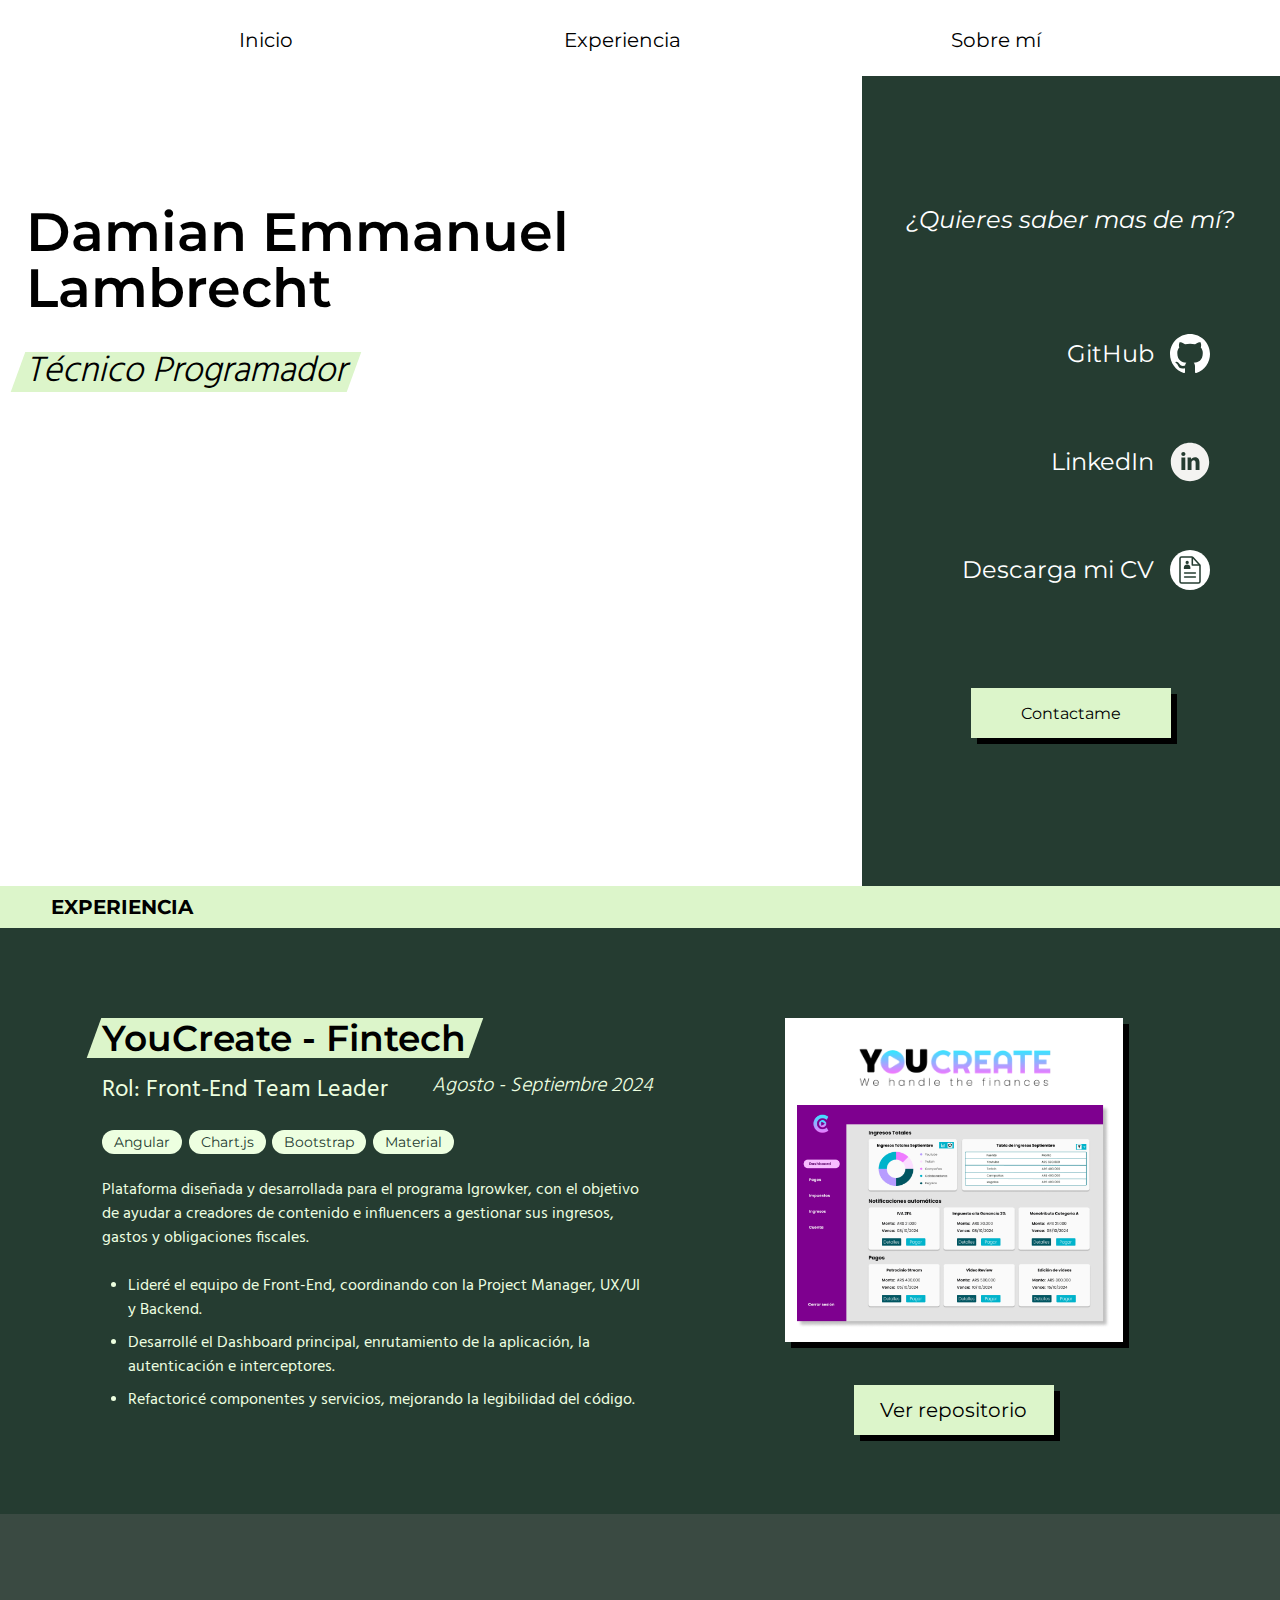
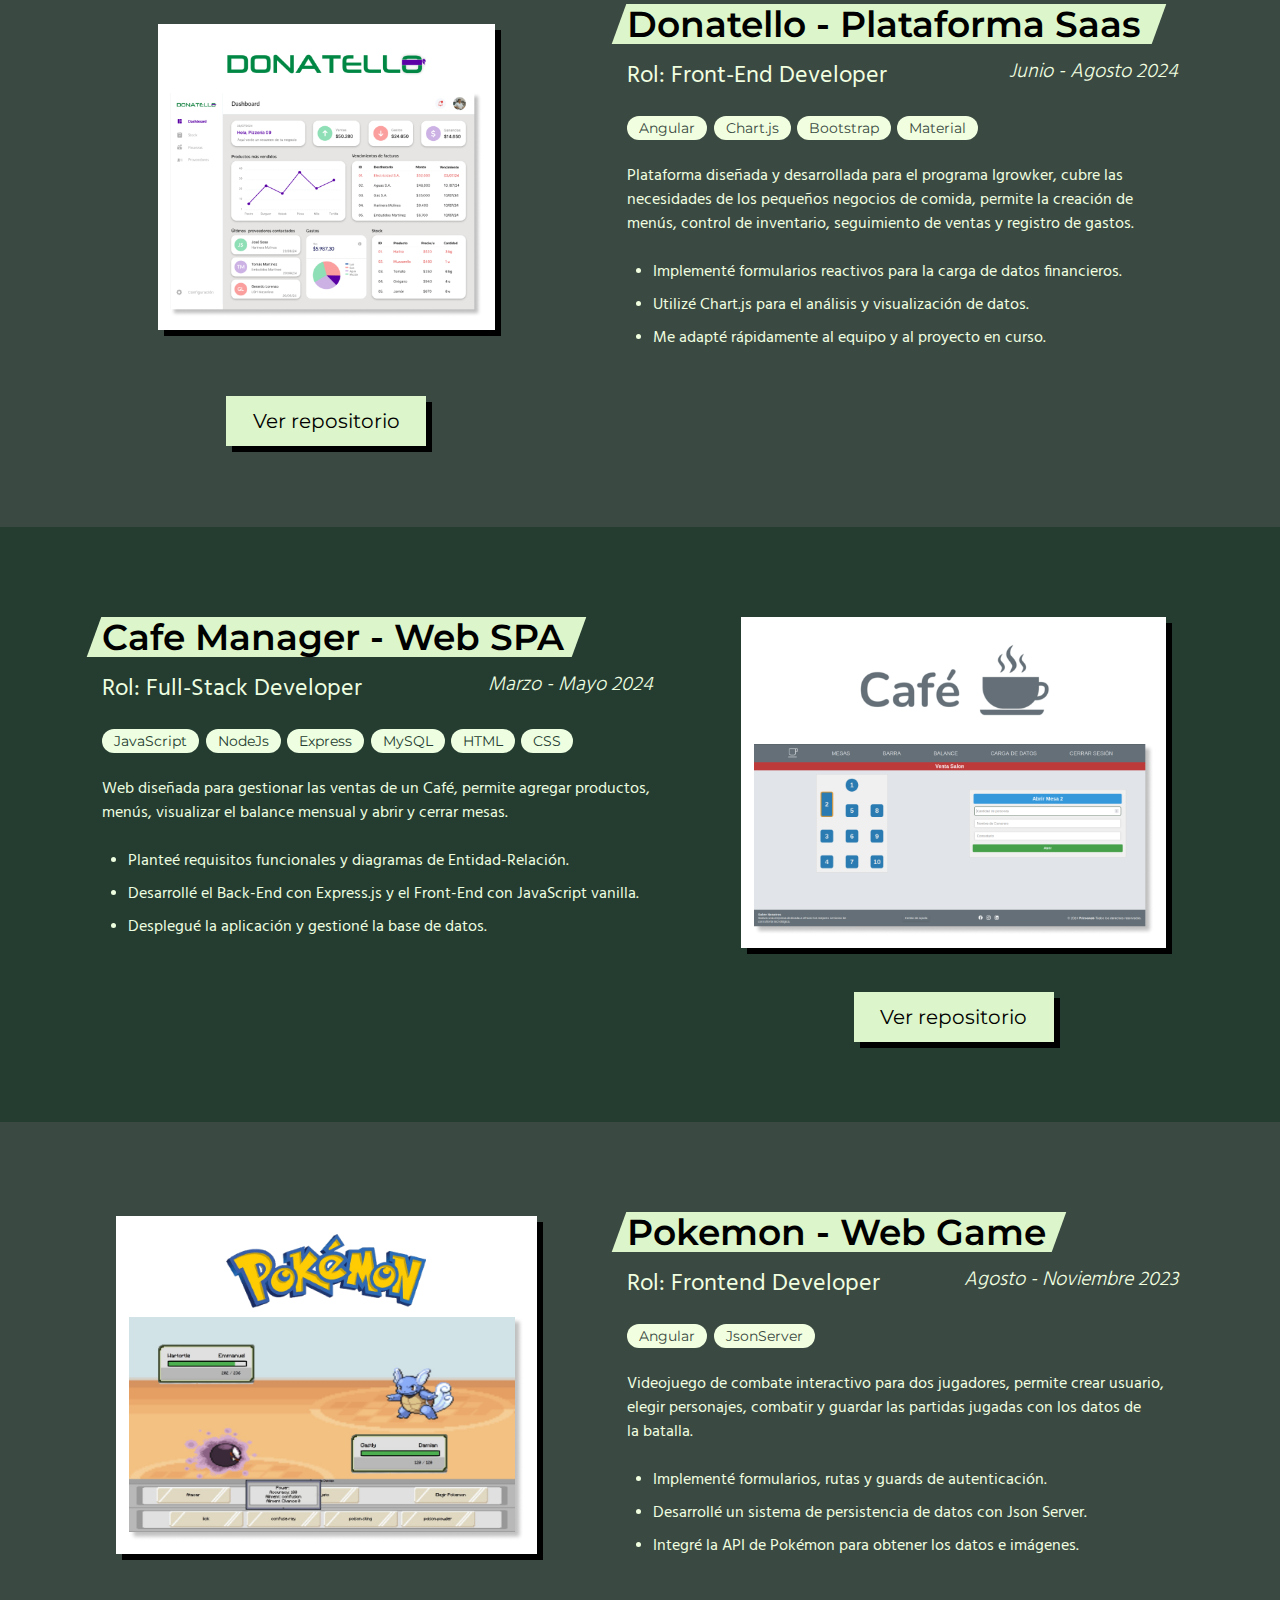
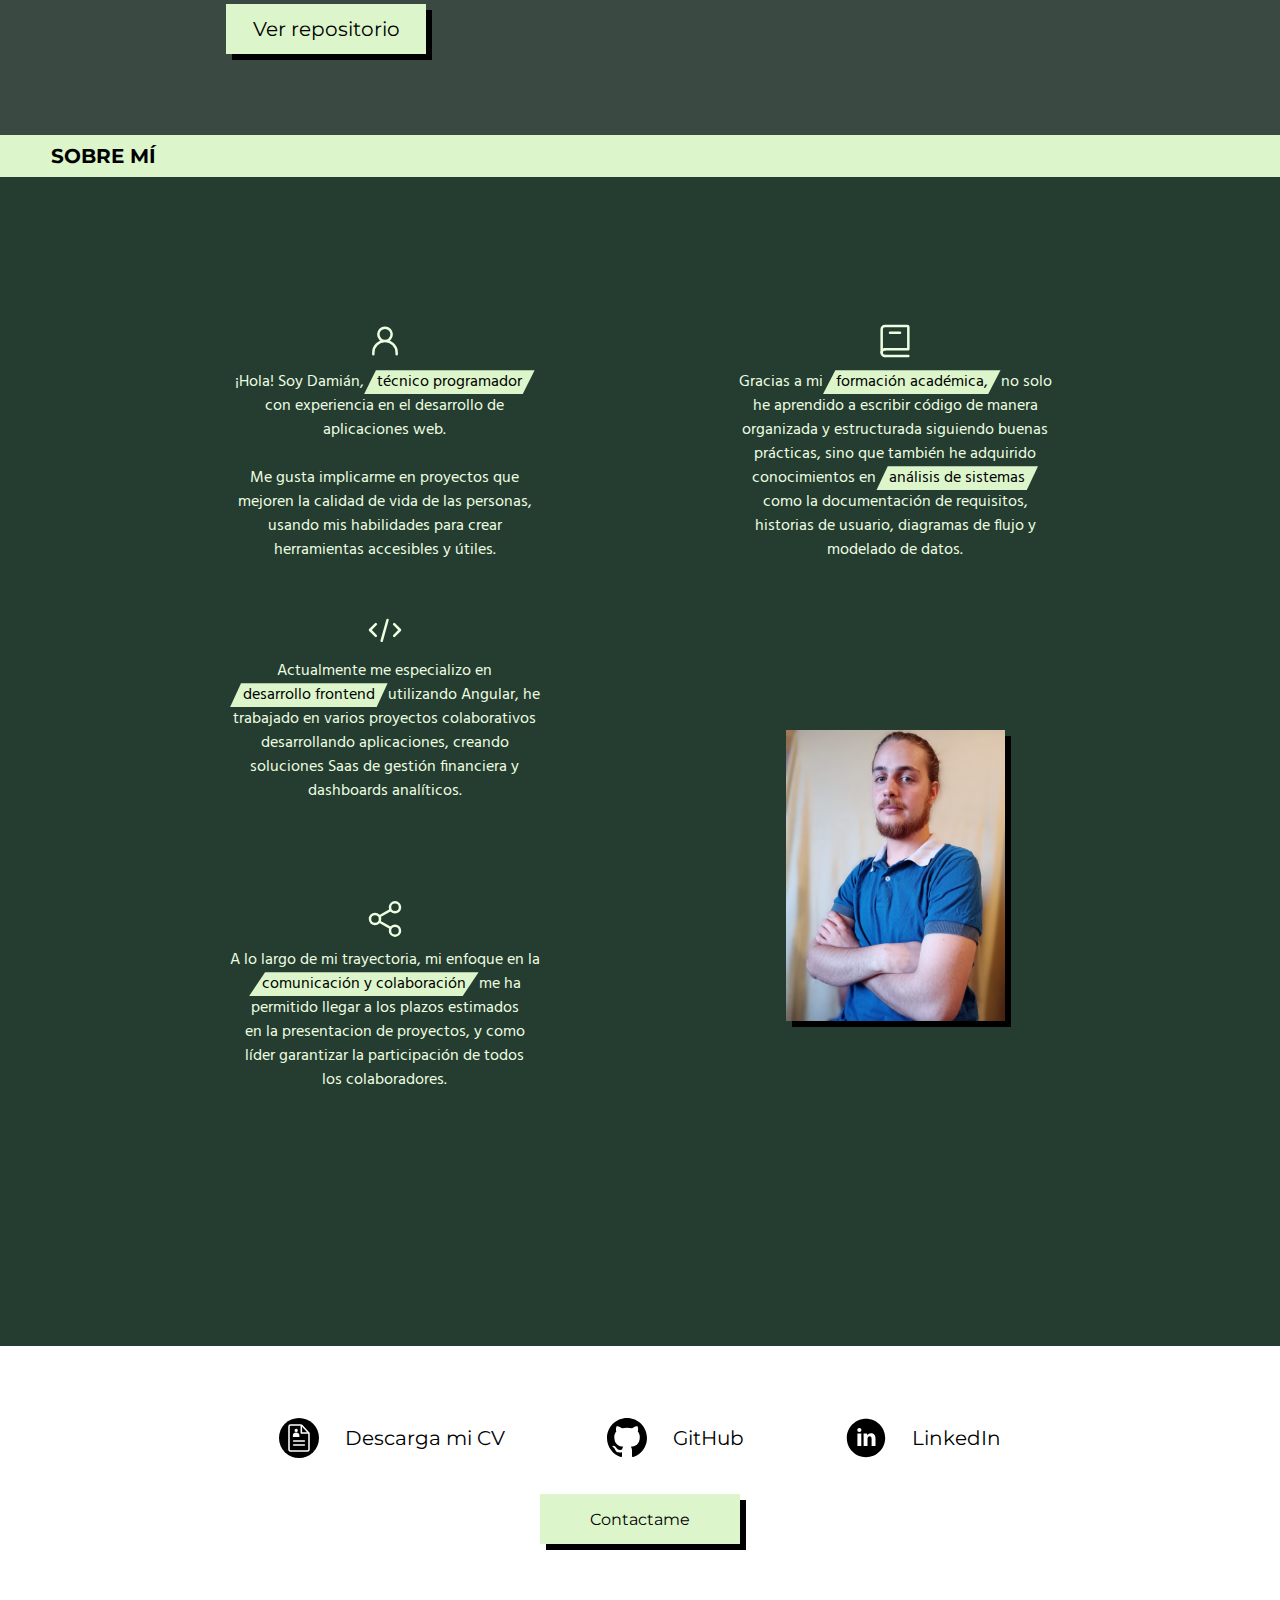
<file: index.html>
<!DOCTYPE html>
<html lang="en">

<head>

  <meta charset="UTF-8">
  <meta name="viewport" content="width=device-width, initial-scale=1.0">

  <link rel="preconnect" href="https://fonts.googleapis.com">
  <link rel="preconnect" href="https://fonts.gstatic.com" crossorigin>
  <link href="https://fonts.googleapis.com/css2?family=Montserrat:ital,wght@0,100..900;1,100..900&display=swap"
    rel="stylesheet">

  <link rel="preconnect" href="https://fonts.googleapis.com">
  <link rel="preconnect" href="https://fonts.gstatic.com" crossorigin>
  <link href="https://fonts.googleapis.com/css2?family=Hind:wght@300;400;500;600;700&display=swap" rel="stylesheet">

  <link rel="stylesheet" href="estilos.css">
  <link rel="stylesheet" href="css/header.css">
  <link rel="stylesheet" href="css/nav.css">
  <link rel="stylesheet" href="css/experiencia.css">
  <link rel="stylesheet" href="css/about.css">
  <link rel="stylesheet" href="css/footer.css">
  <title>Damian Emmanuel Lambrecht</title>

</head>

<body>

  <nav class="sticky bg-blanco">
    <ul class="lista-navegacion padding-height-24">
      <li><a class="fs-heading-5 animate link-nav c-negro padding-width-32 padding-height-4" href="#inicio">Inicio</a></li>
      <li><a class="fs-heading-5 animate link-nav c-negro padding-width-32 padding-height-4" href="#experiencia">Experiencia</a></li>
      <li><a class="fs-heading-5 animate link-nav c-negro padding-width-32 padding-height-4" href="#about">Sobre mí</a></li>
    </ul>
  </nav>

  <header id="inicio">

    <section class="section-header">

      <article class="article-header  margin-top-128 margin-left-2vw">
        <p class="fs-heading-1 weight-600">Damian Emmanuel Lambrecht</p>
        <h1 class="fs-heading-3 weight-300 marcador margin-top-4dvh ffamily-hind italic">Técnico Programador</h1>
      </article>


      <aside class="aside-header bg-oscuro-primario c-blanco flex-column">
        <p class="fs-heading-4 weight-400 italic margin-top-128 margin-auto">¿Quieres saber mas de mí?</p>
        <ul class="ul-links flex-column space-around margin-top-64 ">

          <li class="width-fit margin-right-64vw">
            <a class="a-link c-blanco animate-link padding-width-32" href="https://github.com/DamianL96"
              target="_blank">
              <p class="parrafo-link fs-heading-4">GitHub</p>
              <svg class="icon" xmlns="http://www.w3.org/2000/svg" width="4em" height="4em" viewBox="0 0 24 24">
                <g fill="none">
                  <g clip-path="url(#akarIconsGithubFill0)">
                    <path fill="#ffffff" fill-rule="evenodd"
                      d="M12 0C5.37 0 0 5.37 0 12c0 5.31 3.435 9.795 8.205 11.385c.6.105.825-.255.825-.57c0-.285-.015-1.23-.015-2.235c-3.015.555-3.795-.735-4.035-1.41c-.135-.345-.72-1.41-1.23-1.695c-.42-.225-1.02-.78-.015-.795c.945-.015 1.62.87 1.845 1.23c1.08 1.815 2.805 1.305 3.495.99c.105-.78.42-1.305.765-1.605c-2.67-.3-5.46-1.335-5.46-5.925c0-1.305.465-2.385 1.23-3.225c-.12-.3-.54-1.53.12-3.18c0 0 1.005-.315 3.3 1.23c.96-.27 1.98-.405 3-.405s2.04.135 3 .405c2.295-1.56 3.3-1.23 3.3-1.23c.66 1.65.24 2.88.12 3.18c.765.84 1.23 1.905 1.23 3.225c0 4.605-2.805 5.625-5.475 5.925c.435.375.81 1.095.81 2.22c0 1.605-.015 2.895-.015 3.3c0 .315.225.69.825.57A12.02 12.02 0 0 0 24 12c0-6.63-5.37-12-12-12"
                      clip-rule="evenodd" />
                  </g>
                  <defs>
                    <clipPath id="akarIconsGithubFill0">
                      <path fill="#fff" d="M0 0h24v24H0z" />
                    </clipPath>
                  </defs>
                </g>
              </svg>
            </a>
          </li>

          <li class="width-fit margin-right-64vw">
            <a class="a-link c-blanco animate-link padding-width-32"
              href="https://www.linkedin.com/in/damian-e-lambrecht/" target="_blank">
              <p class="parrafo-link fs-heading-4">LinkedIn</p>
              <svg class="icon" xmlns="http://www.w3.org/2000/svg" width="4em" height="4em" viewBox="0 0 20 20">
                <path fill="#f4f3f1"
                  d="M10 .4C4.698.4.4 4.698.4 10s4.298 9.6 9.6 9.6s9.6-4.298 9.6-9.6S15.302.4 10 .4M7.65 13.979H5.706V7.723H7.65zm-.984-7.024c-.614 0-1.011-.435-1.011-.973c0-.549.409-.971 1.036-.971s1.011.422 1.023.971c0 .538-.396.973-1.048.973m8.084 7.024h-1.944v-3.467c0-.807-.282-1.355-.985-1.355c-.537 0-.856.371-.997.728c-.052.127-.065.307-.065.486v3.607H8.814v-4.26c0-.781-.025-1.434-.051-1.996h1.689l.089.869h.039c.256-.408.883-1.01 1.932-1.01c1.279 0 2.238.857 2.238 2.699z" />
              </svg>
            </a>
          </li>

          <li class="width-fit margin-right-64vw">
            <a class="a-link c-blanco animate-link padding-width-32" href="doc/CV-Lambrecht-Damian.pdf" download="CV-Lambrecht-Damian.pdf">
              <p class="parrafo-link fs-heading-4">Descarga mi CV</p>
              <svg class="icon icon-cv" xmlns="http://www.w3.org/2000/svg" width="4em" height="4em" viewBox="0 0 26 26">
                <g fill="none">
                  <!-- Círculo de fondo -->
                  <circle cx="13" cy="13" r="13" fill="#ffffff" /> <!-- Fondo blanco -->
              
                  <!-- Icono principal -->
                  <path fill="#253C31" d="M9.5 15.5a.5.5 0 0 1 0-1h7a.5.5 0 0 1 0 1zm0 2.5a.5.5 0 0 1 0-1h7a.5.5 0 0 1 0 1z" />
                  <path fill="#253C31" fill-rule="evenodd"
                    d="M14.185 4H7.5A1.5 1.5 0 0 0 6 5.5v15A1.5 1.5 0 0 0 7.5 22h11a1.5 1.5 0 0 0 1.5-1.5V10.202a1.5 1.5 0 0 0-.395-1.014l-4.314-4.702A1.5 1.5 0 0 0 14.185 4M7 5.5a.5.5 0 0 1 .5-.5h6.685a.5.5 0 0 1 .369.162l4.314 4.702a.5.5 0 0 1 .132.338V20.5a.5.5 0 0 1-.5.5h-11a.5.5 0 0 1-.5-.5z"
                    clip-rule="evenodd" />
                  <path stroke="#253C31" stroke-linecap="round" stroke-linejoin="round" d="M14.5 5.1v4.7h4.7" />
                  <path fill="#253C31" d="M11.134 9.133a1.067 1.067 0 1 0 0-2.133a1.067 1.067 0 0 0 0 2.133" />
                  <path fill="#253C31" fill-rule="evenodd"
                    d="M13.266 11.444c0-1.134-.955-1.955-2.133-1.955S9 10.309 9 11.444v.534a.356.356 0 0 0 .356.355h3.555a.356.356 0 0 0 .355-.355z"
                    clip-rule="evenodd" />
                </g>
              </svg>
            </a>
          </li>
        </ul>

        

        <a class="btn texto-centrado margin-auto margin-top-64" href="https://mail.google.com/mail/u/0/#inbox" target="_blank">Contactame</a>
      </aside>
    </section>

  </header>


  <main id="experiencia">
    <h2 class="fsize-subtitulo bg-acento padding-height-1dvh padding-left-8vw header-sticky">EXPERIENCIA</h2>
    <!-- YOUCREATE ---------------------------------------------------------------------------------------------------->
    <section
      class="componente-experiencia grid-experiencia grid-experiencia-izq bg-oscuro-primario c-claro-primario padding-16dvh-4vw-8vw">
      <article class="grid-texto">
        <h4 class="fs-heading-3 weight-600 marcador c-negro">YouCreate - Fintech</h4>

        <div class="rol-fecha margin-top-16 ffamily-hind">
          <p class="fs-heading-4 ffamily-hind weight-400">Rol: Front-End Team Leader</p>
          <p class="fs-heading-5 ffamily-hind italic weight-300">Agosto - Septiembre 2024</p>
        </div>

        <div class="tecnologia-exp margin-top-24">
          <p class="pill fs-parrafo-2 c-oscuro-primario bg-claro-primario">Angular</p>
          <p class="pill fs-parrafo-2 c-oscuro-primario bg-claro-primario">Chart.js</p>
          <p class="pill fs-parrafo-2 c-oscuro-primario bg-claro-primario">Bootstrap</p>
          <p class="pill fs-parrafo-2 c-oscuro-primario bg-claro-primario">Material</p>
        </div>

        <p class="fs-parrafo-1 margin-top-24 ffamily-hind">Plataforma diseñada y desarrollada para el programa Igrowker,
           con el objetivo de ayudar a creadores de
           contenido e influencers a gestionar sus ingresos,
           gastos y obligaciones fiscales.</p>
        <ul class="margin-top-24">
          <li class="li-exp">
            <p class="fs-parrafo-1 ffamily-hind">Lideré el equipo de Front-End, coordinando con la Project Manager, UX/UI y Backend.</p>
          </li>
          <li class="li-exp">
            <p class="fs-parrafo-1 ffamily-hind">Desarrollé el Dashboard principal, enrutamiento de la aplicación, la autenticación e interceptores.</p>
          </li>
          <li class="li-exp">
            <p class="fs-parrafo-1 ffamily-hind">Refactoricé componentes y servicios, mejorando la legibilidad del código.</p>
          </li>
        </ul>
      </article>

      <div class="grid-foto">
        <div class="foto-container bg-blanco sombra">
          <img class="padding-height-1dvh banner-limit" src="img/banner-youcreate.png"
            alt="Banner con el logo de webapp YouCreate">
          <picture>
            <img class="img-responsive img-limit" src="img/captura-youcreate.png"
              alt="Captura de pantalla de la webapp YouCreate">
          </picture>
        </div>

      </div>

      <div class="grid-links">
        <a class="btn texto-centrado fs-heading-5" href="https://github.com/IgrowkerTraining/i003-youcreate-front" target="_blank">Ver
          repositorio</a>
      </div>

    </section>


    <!-- DONATELLO ---------------------------------------------------------------------------------------------------->
    <section
      class="componente-experiencia grid-experiencia grid-experiencia-der bg-oscuro-secundario c-claro-secundario padding-16dvh-8vw-4vw">
      <article class="texto">
        <h4 class="fs-heading-3 weight-600 marcador c-negro">Donatello - Plataforma Saas</h4>

        <div class="rol-fecha margin-top-16 ffamily-hind">
          <p class="fs-heading-4 ffamily-hind weight-400">Rol: Front-End Developer</p>
          <p class="fs-heading-5 ffamily-hind italic weight-300">Junio - Agosto 2024</p>
        </div>

        <div class="tecnologia-exp margin-top-24">
          <p class="pill fs-parrafo-2 c-oscuro-secundario bg-claro-secundario">Angular</p>
          <p class="pill fs-parrafo-2 c-oscuro-secundario bg-claro-secundario">Chart.js</p>
          <p class="pill fs-parrafo-2 c-oscuro-secundario bg-claro-secundario">Bootstrap</p>
          <p class="pill fs-parrafo-2 c-oscuro-secundario bg-claro-secundario">Material</p>
        </div>

        <p class="fs-parrafo-1 margin-top-24 ffamily-hind">Plataforma diseñada y desarrollada para el programa Igrowker, cubre las necesidades de los
          pequeños negocios de comida, permite la creación de menús,
          control de inventario, seguimiento de ventas y registro de gastos.</p>
        <ul class="margin-top-24">
          <li class="li-exp">
            <p class="fs-parrafo-1 ffamily-hind">Implementé formularios reactivos para la carga de datos financieros.</p>
          </li>
          <li class="li-exp">
            <p class="fs-parrafo-1 ffamily-hind">Utilizé Chart.js para el análisis y visualización de datos.</p>
          </li>
          <li class="li-exp">
            <p class="fs-parrafo-1 ffamily-hind">Me adapté rápidamente al equipo y al proyecto en curso.</p>
          </li>
        </ul>
      </article>

      <div class="grid-foto">
        <div class="foto-container bg-blanco sombra">
          <img class="padding-height-1dvh banner-limit" src="img/banner-donatello.png"
            alt="Banner con el logo de webapp Donatello">
          <picture>
            <img class="img-responsive img-limit" src="img/captura-donatello.png"
              alt="Captura de pantalla de la webapp YouCreate">
          </picture>
        </div>

      </div>

      <div class="grid-links">
        <a class="btn texto-centrado fs-heading-5" href="https://github.com/IgrowkerTraining/i002-donatello-front" target="_blank">Ver repositorio</a>
      </div>

    </section>

    <!-- CAFE ---------------------------------------------------------------------------------------------------->
    <section
      class="componente-experiencia grid-experiencia grid-experiencia-izq bg-oscuro-primario c-claro-primario padding-16dvh-4vw-8vw">
      <article class="texto">
        <h4 class="fs-heading-3 weight-600 marcador c-negro">Cafe Manager - Web SPA</h4>

        <div class="rol-fecha margin-top-16 ffamily-hind">
          <p class="fs-heading-4 ffamily-hind weight-400">Rol: Full-Stack Developer</p>
          <p class="fs-heading-5 ffamily-hind italic weight-300">Marzo - Mayo 2024</p>
        </div>

        <div class="tecnologia-exp margin-top-24">
          <p class="pill fs-parrafo-2 c-oscuro-primario bg-claro-primario">JavaScript</p>
          <p class="pill fs-parrafo-2 c-oscuro-primario bg-claro-primario">NodeJs</p>
          <p class="pill fs-parrafo-2 c-oscuro-primario bg-claro-primario">Express</p>
          <p class="pill fs-parrafo-2 c-oscuro-primario bg-claro-primario">MySQL</p>
          <p class="pill fs-parrafo-2 c-oscuro-primario bg-claro-primario">HTML</p>
          <p class="pill fs-parrafo-2 c-oscuro-primario bg-claro-primario">CSS</p>
        </div>

        <p class="fs-parrafo-1 margin-top-24 ffamily-hind">Web diseñada para gestionar las ventas de un Café,
          permite agregar productos,
          menús,
          visualizar el balance mensual y abrir y cerrar mesas.</p>
        <ul class="margin-top-24">
          <li class="li-exp">
            <p class="fs-parrafo-1 ffamily-hind">Planteé requisitos funcionales y diagramas de Entidad-Relación.</p>
          </li>
          <li class="li-exp">
            <p class="fs-parrafo-1 ffamily-hind">Desarrollé el Back-End con Express.js y el Front-End con JavaScript vanilla.
            </p>
          </li>
          <li class="li-exp">
            <p class="fs-parrafo-1 ffamily-hind">Desplegué la aplicación y gestioné la base de datos.
            </p>
          </li>
        </ul>
      </article>

      <div class="grid-foto">
        <div class="foto-container bg-blanco sombra">
          <img class="padding-height-1dvh banner-limit" src="img/banner-cafe.png"
            alt="Banner con el logo de webapp YouCreate">
          <picture>
            <img class="img-responsive img-limit" src="img/captura-cafe.png"
              alt="Captura de pantalla de la webapp YouCreate">
          </picture>
        </div>

      </div>

      <div class="grid-links">
        <a class="btn texto-centrado fs-heading-5" href="https://github.com/juaniali/Proyecto-Facturacion" target="_blank">Ver
          repositorio</a>
      </div>

    </section>

    <!-- POKEMON ---------------------------------------------------------------------------------------------------->
    <section
      class="componente-experiencia grid-experiencia grid-experiencia-der bg-oscuro-secundario c-claro-secundario padding-16dvh-8vw-4vw">
      <article class="texto">
        <h4 class="fs-heading-3 weight-600 marcador c-negro">Pokemon - Web Game</h4>

        <div class="rol-fecha margin-top-16 ffamily-hind">
          <p class="fs-heading-4 ffamily-hind weight-400">Rol: Frontend Developer</p>
          <p class="fs-heading-5 italic ffamily-hind weight-300">Agosto - Noviembre 2023</p>
        </div>

        <div class="tecnologia-exp margin-top-24 ffamily-hind">
          <p class="pill fs-parrafo-2 c-oscuro-secundario bg-claro-secundario">Angular</p>
          <p class="pill fs-parrafo-2 c-oscuro-secundario bg-claro-secundario">JsonServer</p>
        </div>

        <p class="fs-parrafo-1 margin-top-24 ffamily-hind">Videojuego de combate interactivo para dos jugadores,
          permite crear usuario,
          elegir
          personajes, combatir y guardar las partidas jugadas con los datos de la batalla.</p>
        <ul class="margin-top-24">
          <li class="li-exp">
            <p class="fs-parrafo-1 ffamily-hind">Implementé formularios, rutas y guards de autenticación.</p>
          </li>
          <li class="li-exp">
            <p class="fs-parrafo-1 ffamily-hind">Desarrollé un sistema de persistencia de datos con Json Server.</p>
          </li>
          <li class="li-exp">
            <p class="fs-parrafo-1 ffamily-hind">Integré la API de Pokémon para obtener los datos e imágenes.</p>
          </li>
        </ul>
      </article>

      <div class="grid-foto">
        <div class="foto-container bg-blanco sombra">
          <img class="padding-height-1dvh banner-limit" src="img/banner-pokemon.png"
            alt="Banner con el logo de Pokemon">
          <picture>
            <img class="img-responsive img-limit" src="img/captura-pokemon.png"
              alt="Captura de pantalla de la webapp Batalla Pokemon">
          </picture>
        </div>

      </div>

      <div class="grid-links">
        <a class="btn texto-centrado fs-heading-5" href="https://github.com/Ttbias2/Batalla-Pokemon" target="_blank">Ver
          repositorio</a>
      </div>

    </section>


    <!--SOBRE MI---------------------------------------------------------------------------------------------------------->
    <h2 class="fsize-subtitulo bg-acento padding-height-1dvh padding-left-8vw header-sticky">SOBRE MÍ</h2>
    <section id="about"
      class="bg-oscuro-primario c-claro-primario padding-top-16dvh  padding-width-12vw padding-bottom-8dvh">
      <article class="article-about">
        <div class="grid-about">

          <div class="texto1 width-25vw self-justify">
            <div class="logo">
              <svg xmlns="http://www.w3.org/2000/svg" width="40" height="40" viewBox="0 0 24 24">
                <path fill="none" stroke="#EDFFE0" stroke-linecap="round" stroke-linejoin="round" stroke-width="1.5"
                  d="M5 20v-1a7 7 0 0 1 7-7v0a7 7 0 0 1 7 7v1m-7-8a4 4 0 1 0 0-8a4 4 0 0 0 0 8" />
              </svg>
            </div>
            <p class="fs-parrafo-1 ffamily-hind text-center">
              ¡Hola! Soy Damián,<span class="fs-parrafo-1 marcador-parrafo c-negro ffamily-hind padding-width-1vw">técnico programador</span>con experiencia en el desarrollo de aplicaciones web.
              <br><br>Me gusta implicarme en proyectos que mejoren la calidad de vida de las personas,
              usando mis habilidades para crear herramientas accesibles y útiles.
            </p>
          </div>
          <br>

          <div class="texto2 width-25vw self-justify">
            <div class="logo">
              <svg xmlns="http://www.w3.org/2000/svg" width="40" height="40" viewBox="0 0 24 24">
                <g fill="none" stroke="#EDFFE0" stroke-linecap="round" stroke-width="1.5">
                  <path d="M4 19V5a2 2 0 0 1 2-2h13.4a.6.6 0 0 1 .6.6v13.114M6 17h14M6 21h14" />
                  <path stroke-linejoin="round" d="M6 21a2 2 0 1 1 0-4" />
                  <path d="M9 7h6" />
                </g>
              </svg>
            </div>
            <p class="fs-parrafo-1 ffamily-hind text-center">
              Gracias a mi<span class="fs-parrafo-1 marcador-parrafo c-negro ffamily-hind padding-width-1vw">formación académica,</span>no solo he aprendido a escribir código de manera organizada y estructurada
              siguiendo buenas prácticas, sino que también he adquirido conocimientos en<span class="fs-parrafo-1 marcador-parrafo c-negro ffamily-hind padding-width-1vw">análisis de sistemas</span>como la
              documentación de requisitos, historias de usuario, diagramas de flujo y modelado de datos.
            </p>
          </div>
          <br>

          <div class="texto3 width-25vw self-justify">
            <div class="logo">
              <svg xmlns="http://www.w3.org/2000/svg" width="40" height="40" viewBox="0 0 24 24">
                <path fill="none" stroke="#EDFFE0" stroke-linecap="round" stroke-linejoin="round" stroke-width="1.5"
                  d="M13.5 6L10 18.5m-3.5-10L3 12l3.5 3.5m11-7L21 12l-3.5 3.5" />
              </svg>
            </div>
            <p class="fs-parrafo-1 ffamily-hind text-center">
              Actualmente me especializo en<span class="fs-parrafo-1 marcador-parrafo c-negro ffamily-hind padding-width-1vw">desarrollo frontend</span>utilizando Angular,
              he trabajado en varios proyectos colaborativos desarrollando aplicaciones,
              creando soluciones Saas de gestión financiera y dashboards analíticos.
            </p>
          </div>
          <br>

          <div class="texto4 width-25vw self-justify">
            <div class="logo">
              <svg xmlns="http://www.w3.org/2000/svg" width="40" height="40" viewBox="0 0 24 24">
                <g fill="none" stroke="#EDFFE0" stroke-width="1.5">
                  <path stroke-linecap="round" stroke-linejoin="round"
                    d="M18 22a3 3 0 1 0 0-6a3 3 0 0 0 0 6m0-14a3 3 0 1 0 0-6a3 3 0 0 0 0 6M6 15a3 3 0 1 0 0-6a3 3 0 0 0 0 6" />
                  <path d="m15.5 6.5l-7 4m0 3l7 4" />
                </g>
              </svg>
            </div>
            <p class="fs-parrafo-1 ffamily-hind text-center">
              A lo largo de mi trayectoria, mi enfoque en la<span class="fs-parrafo-1 marcador-parrafo c-negro ffamily-hind padding-width-1vw">comunicación y colaboración</span>me ha
              permitido llegar a los plazos estimados en la presentacion de proyectos, y como líder
              garantizar la participación de todos los colaboradores.
            </p>
          </div>
          <br>

          <div class="foto center-image width-30vw self-justify">
            <img class="sombra" src="img/Foto Perfil.png" alt="foto de un hombre apuesto">
          </div>
        </div>


      </article>


    </section>
  </main>

  <footer class="footer margin-top-8dvh margin-bottom-8dvh bg-blanco c-negro">

    <ul class="ul-footer">
      <li>
        <a class="a-link-footer animate-link padding-width-2vw" href="doc/CV-Lambrecht-Damian.pdf" download="CV-Lambrecht-Damian.pdf">
          <svg class="icon" xmlns="http://www.w3.org/2000/svg" width="4em" height="4em" viewBox="0 0 26 26">
            <g fill="none">
              <!-- Círculo de fondo -->
              <circle cx="13" cy="13" r="13" fill="#000000" /> <!-- Fondo blanco -->
          
              <!-- Icono principal -->
              <path fill="#fff" d="M9.5 15.5a.5.5 0 0 1 0-1h7a.5.5 0 0 1 0 1zm0 2.5a.5.5 0 0 1 0-1h7a.5.5 0 0 1 0 1z" />
              <path fill="#fff" fill-rule="evenodd"
                d="M14.185 4H7.5A1.5 1.5 0 0 0 6 5.5v15A1.5 1.5 0 0 0 7.5 22h11a1.5 1.5 0 0 0 1.5-1.5V10.202a1.5 1.5 0 0 0-.395-1.014l-4.314-4.702A1.5 1.5 0 0 0 14.185 4M7 5.5a.5.5 0 0 1 .5-.5h6.685a.5.5 0 0 1 .369.162l4.314 4.702a.5.5 0 0 1 .132.338V20.5a.5.5 0 0 1-.5.5h-11a.5.5 0 0 1-.5-.5z"
                clip-rule="evenodd" />
              <path stroke="#fff" stroke-linecap="round" stroke-linejoin="round" d="M14.5 5.1v4.7h4.7" />
              <path fill="#fff" d="M11.134 9.133a1.067 1.067 0 1 0 0-2.133a1.067 1.067 0 0 0 0 2.133" />
              <path fill="#fff" fill-rule="evenodd"
                d="M13.266 11.444c0-1.134-.955-1.955-2.133-1.955S9 10.309 9 11.444v.534a.356.356 0 0 0 .356.355h3.555a.356.356 0 0 0 .355-.355z"
                clip-rule="evenodd" />
            </g>
          </svg>
          <p class="c-negro fsize-subtitulo">Descarga mi CV</p>
        </a>
      </li>
      <li>
        <a class="a-link-footer animate-link padding-width-2vw" href="https://github.com/DamianL96" target="_blank">
          <svg class="icon" xmlns="http://www.w3.org/2000/svg" width="4em" height="4em" viewBox="0 0 24 24">
            <g fill="none">
              <g clip-path="url(#akarIconsGithubFill0)">
                <path fill="#000000" fill-rule="evenodd"
                  d="M12 0C5.37 0 0 5.37 0 12c0 5.31 3.435 9.795 8.205 11.385c.6.105.825-.255.825-.57c0-.285-.015-1.23-.015-2.235c-3.015.555-3.795-.735-4.035-1.41c-.135-.345-.72-1.41-1.23-1.695c-.42-.225-1.02-.78-.015-.795c.945-.015 1.62.87 1.845 1.23c1.08 1.815 2.805 1.305 3.495.99c.105-.78.42-1.305.765-1.605c-2.67-.3-5.46-1.335-5.46-5.925c0-1.305.465-2.385 1.23-3.225c-.12-.3-.54-1.53.12-3.18c0 0 1.005-.315 3.3 1.23c.96-.27 1.98-.405 3-.405s2.04.135 3 .405c2.295-1.56 3.3-1.23 3.3-1.23c.66 1.65.24 2.88.12 3.18c.765.84 1.23 1.905 1.23 3.225c0 4.605-2.805 5.625-5.475 5.925c.435.375.81 1.095.81 2.22c0 1.605-.015 2.895-.015 3.3c0 .315.225.69.825.57A12.02 12.02 0 0 0 24 12c0-6.63-5.37-12-12-12"
                  clip-rule="evenodd" />
              </g>
              <defs>
                <clipPath id="akarIconsGithubFill0">
                  <path fill="#fff" d="M0 0h24v24H0z" />
                </clipPath>
              </defs>
            </g>
          </svg>
          <p class="c-negro fsize-subtitulo">GitHub</p>
        </a>
      </li>
      <li>
        <a class="a-link-footer animate-link padding-width-2vw" href="https://www.linkedin.com/in/damian-e-lambrecht/" target="_blank">
          <svg class="icon" xmlns="http://www.w3.org/2000/svg" width="4em" height="4em" viewBox="0 0 20 20">
            <path fill="#000000"
              d="M10 .4C4.698.4.4 4.698.4 10s4.298 9.6 9.6 9.6s9.6-4.298 9.6-9.6S15.302.4 10 .4M7.65 13.979H5.706V7.723H7.65zm-.984-7.024c-.614 0-1.011-.435-1.011-.973c0-.549.409-.971 1.036-.971s1.011.422 1.023.971c0 .538-.396.973-1.048.973m8.084 7.024h-1.944v-3.467c0-.807-.282-1.355-.985-1.355c-.537 0-.856.371-.997.728c-.052.127-.065.307-.065.486v3.607H8.814v-4.26c0-.781-.025-1.434-.051-1.996h1.689l.089.869h.039c.256-.408.883-1.01 1.932-1.01c1.279 0 2.238.857 2.238 2.699z" />
          </svg>
          <p class="c-negro fsize-subtitulo">LinkedIn</p>
        </a>
      </li>
    </ul>
    <a class="btn texto-centrado" href="https://mail.google.com/mail/u/0/#inbox" target="_blank">Contactame</a>
  </footer>


</body>


</html>
</file>
<file: estilos.css>
/*NORMALIZACION Y VARIABLES----------------------------------------------*/
:root{

  font-size: 16px;

  --blanco:#ffffff;
  --negro:#000000;
  --acento:#DCF5CA;

  --oscuro-primario:#253C31;
  --claro-primario:#EDFFE0;

  --oscuro-secundario:#3A4A42;
  --claro-secundario:#F1FFE0;

  --font-main:"Montserrat", sans-serif;
  --font-secondary:"Hind", serif;


  /* Font size cuadricula de 8px y line heigth cuadricula de 4px*/
  --fs-parrafo-3:.75rem;
  --fs-parrafo-2:.875rem;
  --fs-parrafo-1:1rem;

  --fs-heading-5:1.25rem;
  --fs-heading-4:1.5rem;
  --fs-heading-3:2.25rem;

  --fs-heading-2:3rem;
  --fs-heading-1:3.375rem;


  --lh-parrafo-3:1rem;
  --lh-parrafo-2:1rem;
  --lh-parrafo-1:1.5rem;

  --lh-heading-5:1.5rem;
  --lh-heading-4:2rem;
  --lh-heading-3:2.5rem;
  --lh-heading-2:3.5rem;
  --lh-heading-1:3.5rem;
  


  --fs-pill:1rem;
  --fs-base:1rem;

  --fs-subtitulo:1.25rem;
  --fs-details:1.5rem;

  --fs-encabezado:1.25rem;
  --fs-title:2rem;
  --fs-name:3.5rem;  

  --fs-nav:1.25rem;
}

* {
  box-sizing: border-box;
  min-width: 0;
  margin: 0;
  padding: 0;
  font-family: var(--font-main);
}

html {
  scroll-behavior: smooth;
  font-size: 16px;
}

body {
  min-height: 100dvh;
  background-color: var(--blanco);
  font-family: var(--font-main);
}

h1,h2,h3,h4,h5,h6 {text-wrap: balance;}

p {text-wrap: pretty; line-height: 1.4;}

img {
  max-width: 100%;
  height: auto;
}

li {list-style: none;}

a {text-decoration: none;}

/*TEXTO Y FUENTES ------------------------------------------------------------------*/

/*Font size y line haight en 8 pint grid*/

.fs-parrafo-3{
  font-size: var(--fs-parrafo-3);
  line-height: var(--lh-parrafo-3);
}

.fs-parrafo-2{
  font-size: var(--fs-parrafo-2);
  line-height: var(--lh-parrafo-2);
}

.fs-parrafo-1{
  font-size: var(--fs-parrafo-1);
  line-height: var(--lh-parrafo-1);
}

.fs-heading-5{
  font-size: var(--fs-heading-5);
  line-height: var(--lh-heading-5);
}

.fs-heading-4{
  font-size: var(--fs-heading-4);
  line-height: var(--lh-heading-4);
}
.fs-heading-3{
  font-size: var(--fs-heading-3);
  line-height: var(--lh-heading-3);
}
.fs-heading-2{
  font-size: var(--fs-heading-2);
  line-height: var(--lh-heading-2);
}
.fs-heading-1{
  font-size: var(--fs-heading-1);
  line-height: var(--lh-heading-1);
}


.ffamily-hind{font-family: var(--font-secondary);}

.fsize-base{font-size: var(--fs-base);}
.fsize-subtitulo{font-size: var(--fs-subtitulo);}
.fsize-encabezado{font-size: var(--fs-encabezado);}

.fsize-details{font-size: 20px;}
.fsize-titulo{font-size: var(--fs-title);}
.fsize-nombre{font-size: var(--fs-name);}

.fsize-nav{font-size: var(--fs-nav);}
.fsize-pill{font-size: 14px;}

.italic{font-style: italic;}

.weight-300{font-weight: 300;}
.weight-400{font-weight: 400;}
.weight-500{font-weight: 500;}
.weight-600{font-weight: 600;}


.lheigt-4rem{line-height: 4rem;}

/*line-height multiplos de 4->   4px, 8px, 12px, 16px, 20px, 24px, 28px*/
/*Padding y margin multiplos de 8->  8px, 16px, 32px, 48px, 56px, 64px, 72px, 80px*/

/*PADDING-----------------------------*/



.padding-s{padding: .5rem 1rem;}

.padding-16dvh-8vw-4vw{padding: 10dvh 8vw 8dvh 4vw;}
.padding-16dvh-4vw-8vw{padding: 10dvh 4vw 8dvh 8vw;}
.padding-1dvh-2vw{padding: 1dvh 2vw;}

.padding-top-1dvh{padding-top: 1dvh;}
.padding-top-2dvh{padding-top: 2dvh;}
.padding-top-4dvh{padding-top: 4dvh;}
.padding-top-8dvh{padding-top: 8dvh;}
.padding-top-16dvh{padding-top: 16dvh;}

.padding-bottom-8dvh{padding-bottom: 8dvh;}

.padding-height-1dvh{padding: 1dvh 0;}
.padding-height-2dvh{padding: 2dvh 0;}

.padding-2dvh{padding: 2dvh;}
.padding-1dvh{padding: 1dvh;}
.padding-1vw{padding: 1vw;}
.padding-2vw{padding: 2vw;}

.padding-left-8vw{padding-left: 4vw;}

.padding-width-1vw{padding: 0 1vw;}
.padding-width-2vw{padding: 0 2vw;}
.padding-width-4vw{padding: 0 4vw;}

.padding-width-32{
  padding-left: 2rem;
  padding-right: 2rem;
}

.padding-height-4{
  padding-top: 0.25rem;
  padding-bottom: 0.25rem;
}

.padding-height-16{
  padding-top: 1rem;
  padding-bottom: 1rem;
}

.padding-height-24{
  padding-top: 1.5rem;
  padding-bottom: 1rem;
}

/*MARGIN--------------------------------*/
.margin-auto{margin: 0 auto;}

.margin-top-8{margin-top: .5rem;}
.margin-top-16{margin-top: 1rem;}
.margin-top-24{margin-top: 1.5rem;}
.margin-top-32{margin-top: 2rem;}
.margin-top-64{margin-top: 4rem;}
.margin-top-128{margin-top: 8rem;}

.margin-left-8{margin-left: .5rem;}
.margin-left-16{margin-left: 1rem;}
.margin-left-24{margin-left: 1.5rem;}
.margin-left-32{margin-left: 2rem;}
.margin-left-64{margin-left: 4rem;}

.margin-left-2vw{
  margin-left: 2dvw;
}


.margin-right-64{margin-right: 4rem;}
.margin-right-64vw{margin-right: 3vw;}

.margin-top-2dvh{margin-top: 2dvh;}
.margin-top-4dvh{margin-top: 4dvh;}
.margin-top-8dvh{margin-top: 8dvh;}
.margin-top-16dvh{margin-top: 16dvh;}

.margin-auto{
  margin-left: auto;
  margin-right: auto;
}

.margin-bottom-8dvh{margin-bottom: 8dvh;}
/*COLORES---------------------------------*/
.c-blanco{color: var(--blanco);}
.c-negro{color: var(--negro);}
.c-acento{color: var(--acento);}
.c-claro-primario{color: var(--claro-primario);}
.c-claro-secundario{color: var(--claro-secundario);}
.c-oscuro-primario{color: var(--oscuro-primario);}
.c-oscuro-secundario{color: var(--oscuro-secundario);}
/*BACKGROUND----------------------------------*/
.bg-blanco{background-color: var(--blanco);}
.bg-negro{background-color: var(--negro);}
.bg-acento{background-color: var(--acento);}
.bg-oscuro-primario{background-color: var(--oscuro-primario);}
.bg-oscuro-secundario{background-color: var(--oscuro-secundario);}
.bg-claro-primario{background-color: var(--claro-primario);}
.bg-claro-secundario{background-color: var(--claro-secundario);}

.width-fit{
  width: fit-content;
}

.texto-centrado{
  display: flex;
  align-items: center;
  justify-content: center;
}
.text-center{
  text-align: center;
}

/*EFECTO MARCADOR------------------------------------------------------------------*/
.marcador{
  position: relative;
  display: inline-block;
  z-index: 1;
}

.marcador::before{
  content: '';
  position: absolute;

  top: 0;
  left: -.5rem;

  width: 105%;
  height: 100%;
  

  background-color: var(--acento);
  z-index: -1;
  transform: skewX(-20deg);
}

.absolute{
  position: absolute;
}

.header-sticky {  /* sticky de EXPERIENCIA y SOBRE MI*/
  position: sticky;
  top: calc(var(--fs-heading-5) + 6dvh);
  z-index: 6;
}

/*en lugar de height, ajustar altura con padding cuando sea posible, para adaptar al contenido
nav position sticky*/


/*FLEX--------------------------------*/
.flex-column{
  display: flex;
  flex-direction: column;
}

.space-around{
  justify-content: space-around;
}

/*BOTONES----------------------------------------------------------------------------*/
.btn {
  transition-duration: 0.1s;
  cursor: pointer;
  border: none;
  color: var(--negro);
  background-color: var(--acento);
  width: 200px;
  height: 50px;

  box-shadow: 6px 6px 0px 0px rgba(0,0,0,1);
}

.btn:hover{
  background-color: var(--negro);
  color: var(--acento);

  box-shadow: 0px 0px 0px 0px rgba(0,0,0,1);

  transform: translate(3px, 3px);
}

.btn:active{
  background-color: var(--negro);
  color: var(--acento);
  box-shadow: 
    -3px -3px 0px 0px var(--acento), 
    inset -3px -3px 0px 0px #253C31,
    0px 3px 0px 0px #253C31; 
  
  transform: translate(4px, 4px);
}

/*MEDIA QUERIES*/


@media(max-width:1600px){
  :root{
    --fs-title:2rem;
  }
}

@media(max-width:1108px){
  :root{
    --fs-heading-4:1rem;
    --lh-heading-4:1.5rem;
  }  

  .icon{
    width: 2rem;
    height: 2rem;
  }
}


/* @media (1065px <= width <= 1300px) {
  :root{
    --fs-subtitulo:1.1rem;
  }
} */

@media(max-width:1065px){

  :root{
    --fs-name:3rem;
    --fs-details:1rem;
    --fs-encabezado:1.1rem;
    --fs-subtitulo:1rem;
  }
  .nombre{
    line-height: 3.375rem;
  }

  .padding-16dvh-8vw-4vw{
    padding: 8dvh 4vw;
  }
  .padding-16dvh-4vw-8vw{
    padding: 8dvh 4vw;
  }
}

@media(max-width:800px) {
  :root{
    --fs-heading-1:2.5rem;
    --lh-heading-1:3rem;

    --fs-heading-3:1.5rem;
    --lh-heading-3:2rem;

    --fs-heading-4:1.5rem;
    --lh-heading-4:2rem;
  }
}

@media(max-width:600px) {
 
  :root{
    --fs-heading-3:1.25rem;
    --lh-heading-3:1.5rem;

    --fs-heading-4:1rem;
    --lh-heading-4:1.5rem;
  
    --fs-heading-5:.75rem;
    --lh-heading-5:1rem;
  } 
}



@media(max-width:400px){
  :root{
    --fs-title:1.25rem;
    --padding-top-4dvh:2dvh;
  }

  .marcador::before{
    left: -.3rem;
  }
}
</file>
<file: css/header.css>
/*HEADER-------------------------------------------------------------*/
#inicio {
  scroll-margin-top: 8dvh;
}

.section-header {
  min-height: 90dvh;
  display: flex;
}

.article-header {
  flex: 4;
  min-width: 300px;
}

.aside-header {
  flex: 2;
  min-width: 300px;
  max-width: 450px;
  align-items: end;
}

.ul-links {
  width: 100%;
  min-height: 40%;
  align-items:flex-end;
}

.a-link {
  width: 100%;
  display: flex;
  flex-direction: row;
  align-items: center;
  gap: 16px;
}

.a-link:hover{color: var(--negro);}

.a-link:hover .icon path,
.a-link:hover .icon circle {
  fill: var(--negro); /* Cambia el color de relleno de los elementos path y circle */
}


.a-link:hover .icon-cv circle {
  fill: var(--negro); /* Cambia el color de relleno de los elementos path y circle */
}

.a-link:hover .icon-cv path{
  fill: var(--acento);
}



.icon{
  height: 2.5em;
  width: 2.5em;
}

.animate-link{
  position: relative;
  z-index: 5;
  overflow: hidden;
}

.animate-link::before{
  content: '';
  position: absolute;

  width: 0;
  height: 100%;
  
  top: 0;
  left: 5%;/*inicia al comienzo del elemento*/
  
  background-color: var(--acento);
  transition: width 0.2s ease;
  transform: skewX(-20deg);

  z-index: -1;
}
.animate-link:hover::before{
  width: 90%;
}



@media(max-width:1108px){
  .icon{
    width: 2rem;
    height: 2rem;
  }
}



@media(max-width:600px) {

  .section-header{
    flex-direction: column;
  }

  .article-header{
    margin-bottom: 4rem;
  }

  .margin-top-128{
    margin-top: 4rem;
  }

  .margin-left-64{
    margin-left: 1rem;
  }

  .aside-header{
    padding: 0;
  }


  .ul-links{
    gap: 3dvh;
  }

  .aside-header{
    max-width: 100%;
    gap: 4dvh;
    padding: 4dvh 0;
  }

  .icon {
    height: 1.75em;
    width: 1.75em;
  }
  
}
</file>
<file: css/experiencia.css>
/*EXPERIENCIA-------------------------------------------------*/
#experiencia {
  scroll-margin-top: 6dvh;
}

.componente-experiencia{
  min-height: 40dvh;
}

.grid-experiencia{
  display: grid;

  grid-template-columns: 1fr 1fr;
  grid-template-rows: 5fr 1fr;

  gap: 4dvh;
  column-gap: 2vw;
}

.grid-experiencia-izq{
  grid-template-areas:
  "texto foto"
  "texto links-exp";
}
.grid-experiencia-der{
  grid-template-areas:
    "foto texto"
    "links-exp texto";
}

.grid-texto{
  grid-area: texto;
}

.rol-fecha{
  display: flex;
  justify-content: space-between;
}

.li-exp{
  list-style:disc;
  margin-left: 2vw;
  margin-top: 1dvh;
}


/*FOTO EXPERIENCIA*/
.grid-foto {
  grid-area: foto;
  justify-self: center;
  align-self: center;

  display: flex;
  justify-content: center;
  height: max-content;
}

.foto-container {
  width: max-content;

  display: flex;
  flex-direction: column; 
  justify-content: center;
  align-items: center;

  padding: 1dvh 1vw;
}


.img-responsive{
  max-height: 224px;
  object-fit: contain;
}

.img-limit{
  max-width: 400px;
}
.banner-limit{
  max-width: 200px;
}

.sombra{
  box-shadow: 6px 6px 0px 0px rgba(0,0,0,1);
}


/*LINKS REPOSITORIO*/
.grid-links {
  grid-area: links-exp;
  display: flex;

  justify-content: space-around;
  align-items: center;
}

/*TEXTO EXPERIENCIA*/
.subtitulo-exp {
  display: flex;
  justify-content: space-between;
  margin-top: .1dvh;
}

.tecnologia-exp {
  display: flex;
  flex-wrap: wrap;

  column-gap: .5vw;
  row-gap: 5px;
}

.pill {
  font-weight: 400;
  padding: 4px 12px;
  border-radius: 50px;
}



@media ( max-width:1065px){
  

  .grid-experiencia,
  .grid-experiencia-izq,
  .grid-experiencia-der{
    display: flex;
    flex-direction: column;
  }

  .grid-links{
    gap: 5vw;
    justify-content: center;
  }

}


@media(max-width:600px) {

  .rol-fecha{
    flex-direction: column;
  }

  .pill{
    padding: 2.5px 10px;
    font-weight: 600;
    font-size:14px;
  }

  .img-limit{
    max-width: 260px;
  }
  .banner-limit{
    max-width: 100px;
  }
  
}
</file>
<file: css/about.css>
/*SOBRE MI*/
#about{
  scroll-margin-top: 8dvh;
}

.titulo-about{
  text-align: center;
}



.grid-about{
  display: grid;
  grid-template-columns: repeat(2, 1fr);
  grid-template-rows: repeat(3, 1fr);
  gap: 48px 48px;


  grid-template-areas: 
  "texto texto2"
  "texto3 foto"
  "texto4 foto"; 
}

.width-25vw{width: 25vw;}

.self-justify{
  justify-self: center;
}
.texto1 { grid-area: texto; }
.texto2 { grid-area: texto2; }
.texto3 { grid-area: texto3; }
.foto { grid-area: foto; }
.texto4 { grid-area: texto4; }

.center-image{
  display: flex;
  align-items: center;
  justify-content: center;
}

.center-image img {
  height: auto;
  max-height: 100%; /* Ajusta dinámicamente la altura de la imagen */
  max-width: 55%; /* Ajusta dinámicamente el ancho de la imagen */
  object-fit: contain; /* Mantiene las proporciones de la imagen */
}


.logo{
  display: flex;
  justify-content: center;
  margin-bottom: 1dvh;
}

.padding-width-12vw{padding-left:12vw; padding-right: 12vw;}


.marcador-parrafo{
  background: linear-gradient(0deg, var(--acento) 100%, transparent 50%); 
  clip-path: polygon(7% 0, 100% 0, 93% 100%, 0% 100%);
  display: inline-block;
}

.subrayado-parrafo{
  text-decoration: underline;
  display: inline-block;
}

@media(max-width:1065px){
  
  .grid-about{
    display: flex;
    flex-direction: column;
    align-items: center;
  }

  .width-25vw{
    width: 60vw;
  }

  .padding-width-12vw{
    padding-left:6vw; padding-right: 6vw;
  }
}

@media(max-width:600px){
  .width-25vw{
    width: 80vw;
  }
}
</file>
<file: css/footer.css>
/*FOOTER*/

.footer{
  display: flex;
  flex-direction: column;
  align-items: center;
  gap: 4dvh;
}

.ul-footer{
  display: flex;
  justify-content: space-around;
  gap: 4vw;
}


.a-link-footer {
  width: 100%;
  display: flex;
  flex-direction: row;
  align-items: center;
  gap: 2vw;
}


@media(max-width:700px){
  .ul-footer{
    flex-direction: column;
  }
}
</file>
<file: css/nav.css>
/*NAVEGACION--------------------------------------------------------*/
.sticky {
  position: sticky;
  top: 0;
  z-index: 6;
}

.animate{
  position: relative;
  display: inline-block;
  z-index: 5;
  overflow: hidden;
}

.animate::before{
  content: '';
  position: absolute;

  width: 0;
  height: 100%;
  
  top: 0;
  left: 10%;/*inicia al comienzo del elemento*/
  
  background-color: var(--acento);
  transition: width 0.2s ease;
  transform: skewX(-20deg);

  z-index: -1;
}
.animate:hover::before{
  width: 80%;
}


.lista-navegacion {
  display: flex;
  justify-content: space-evenly;
}

@media(max-width:600px){
 
  
  .padding-width-32{
    padding-left: 1rem;
    padding-right: 1rem;
  }
}
</file>
